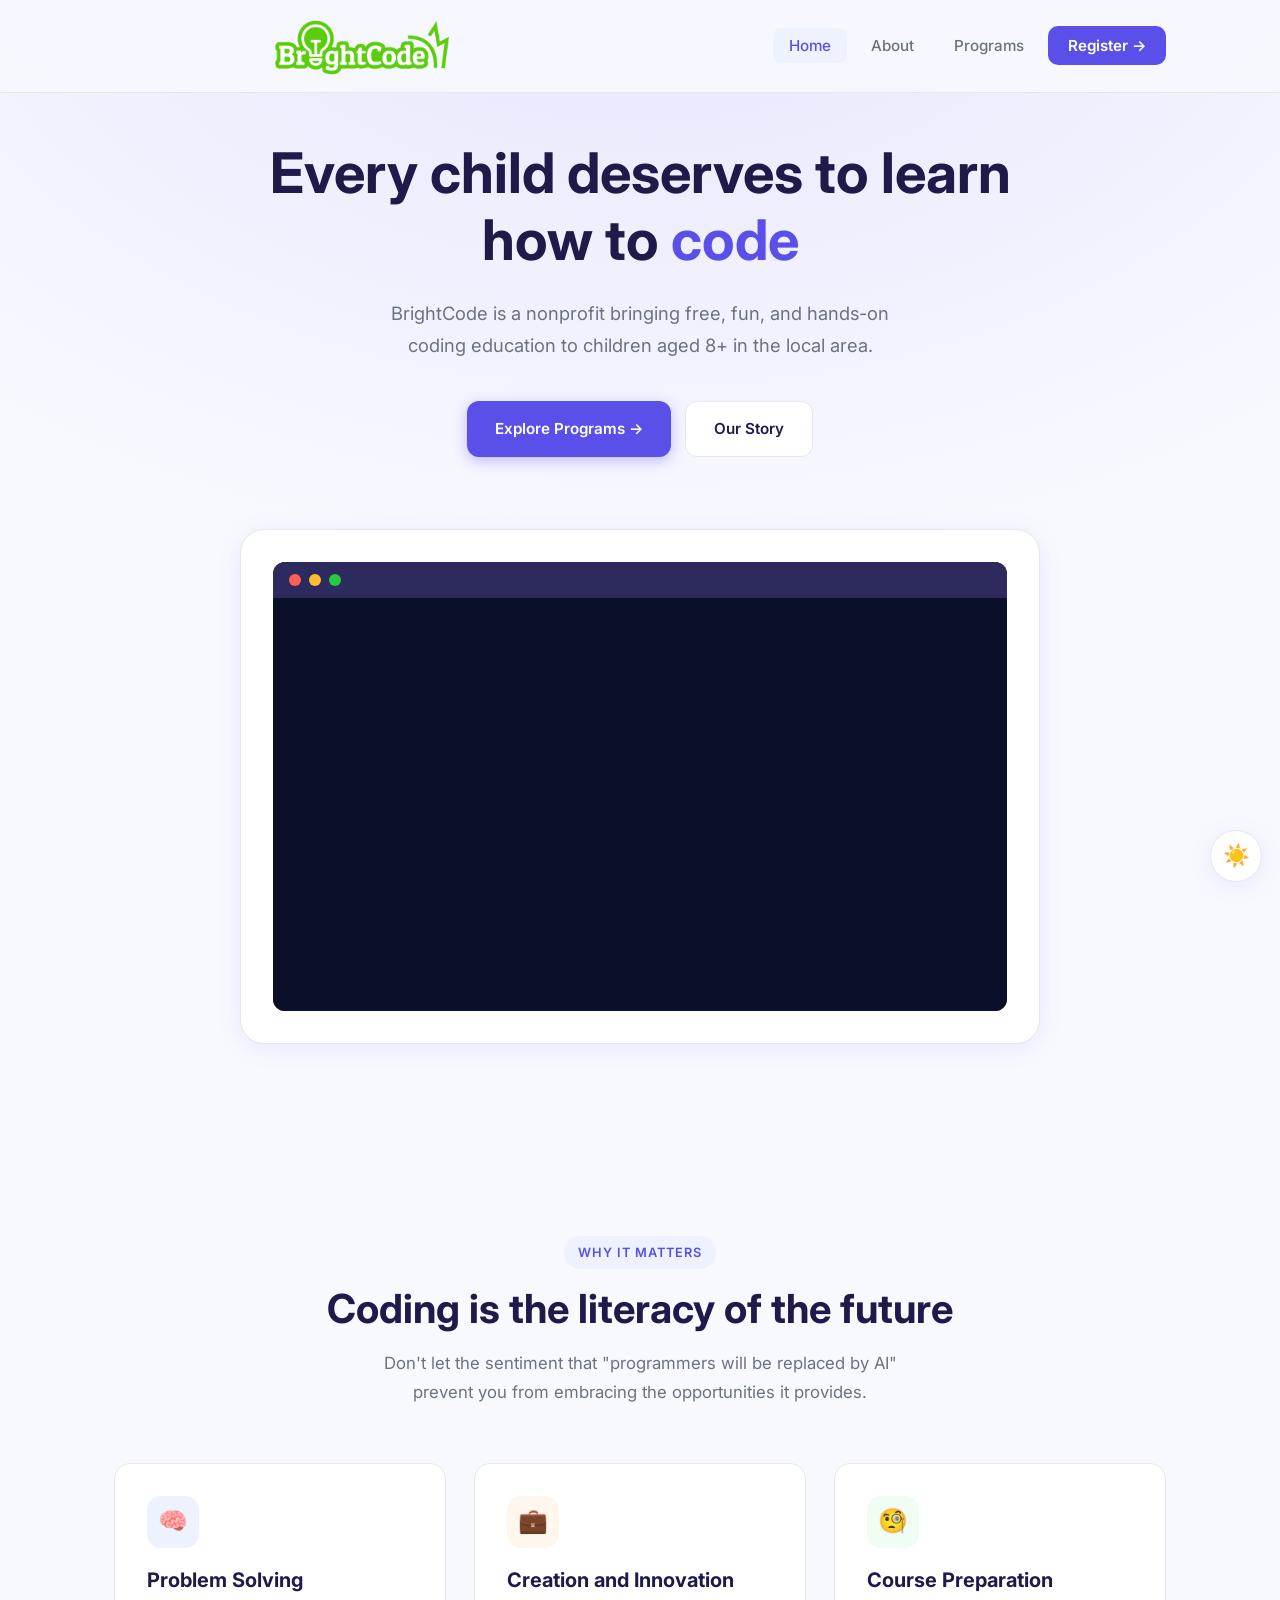
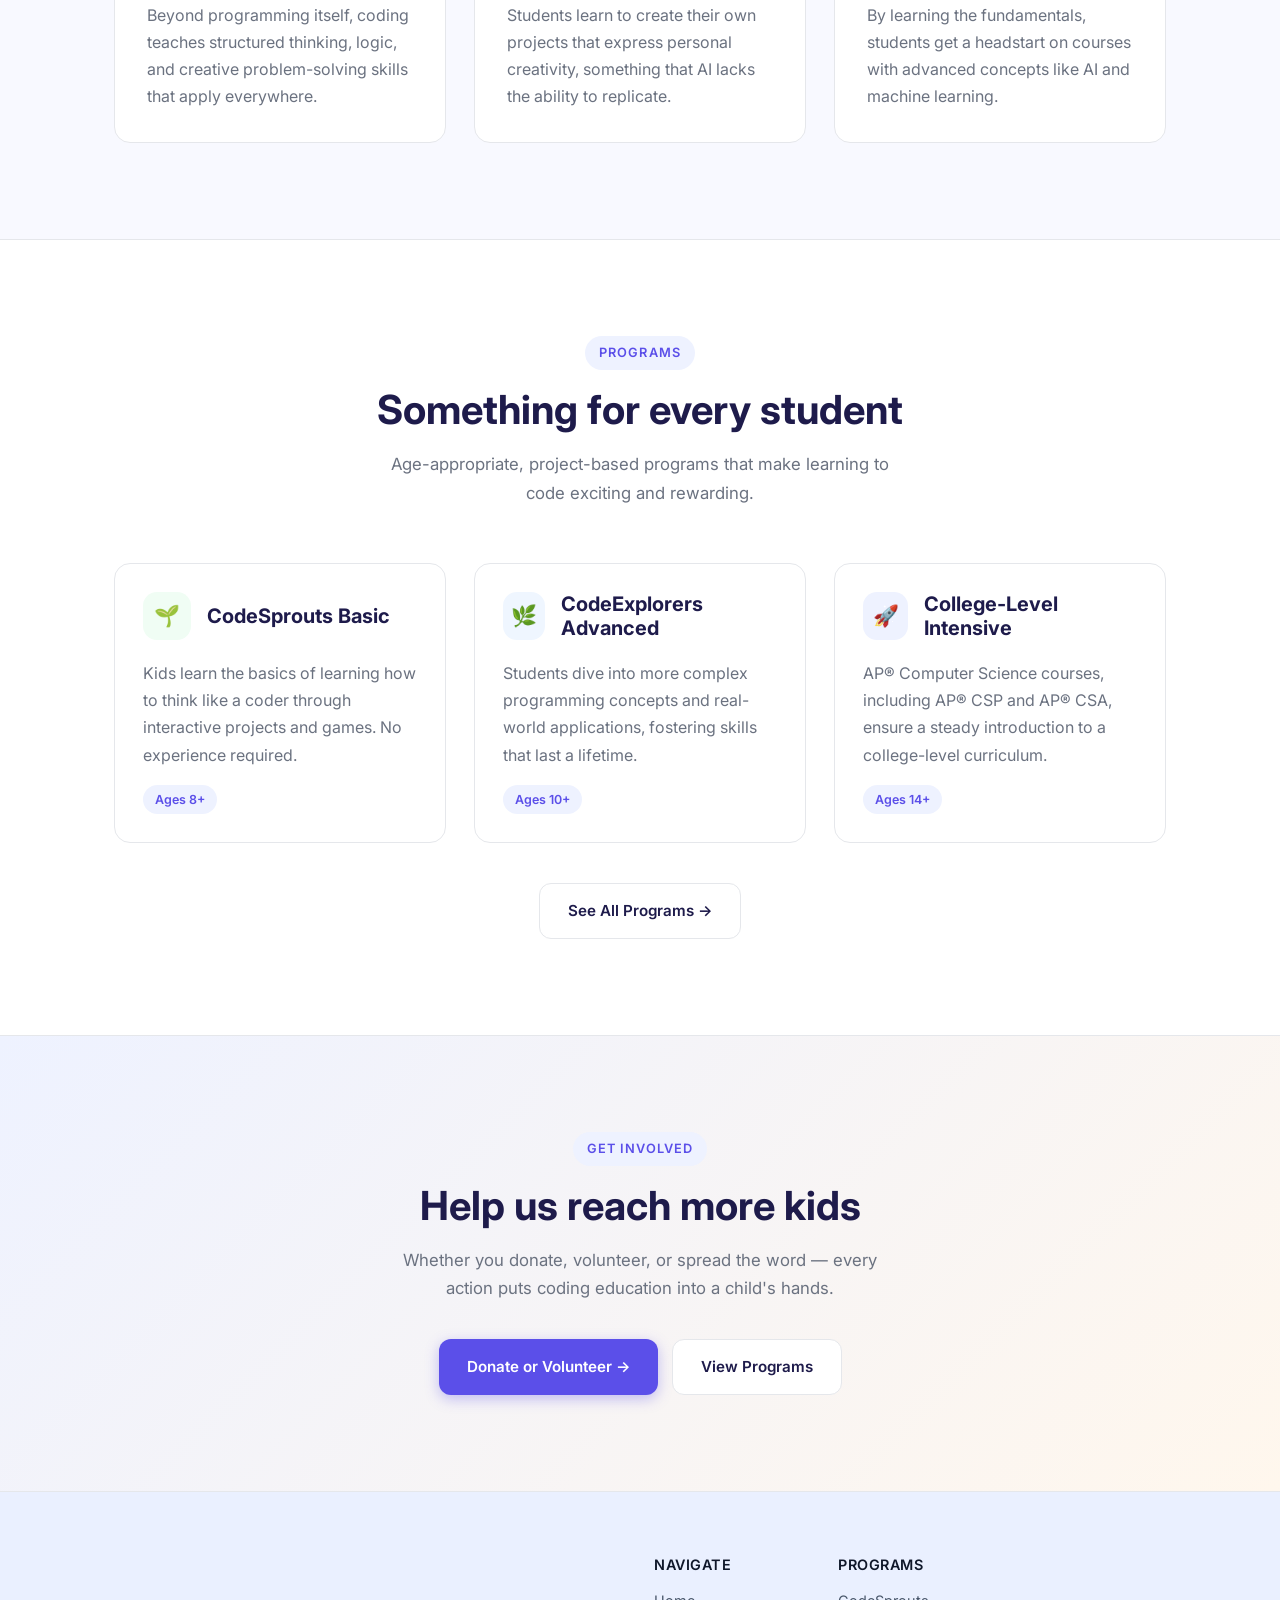
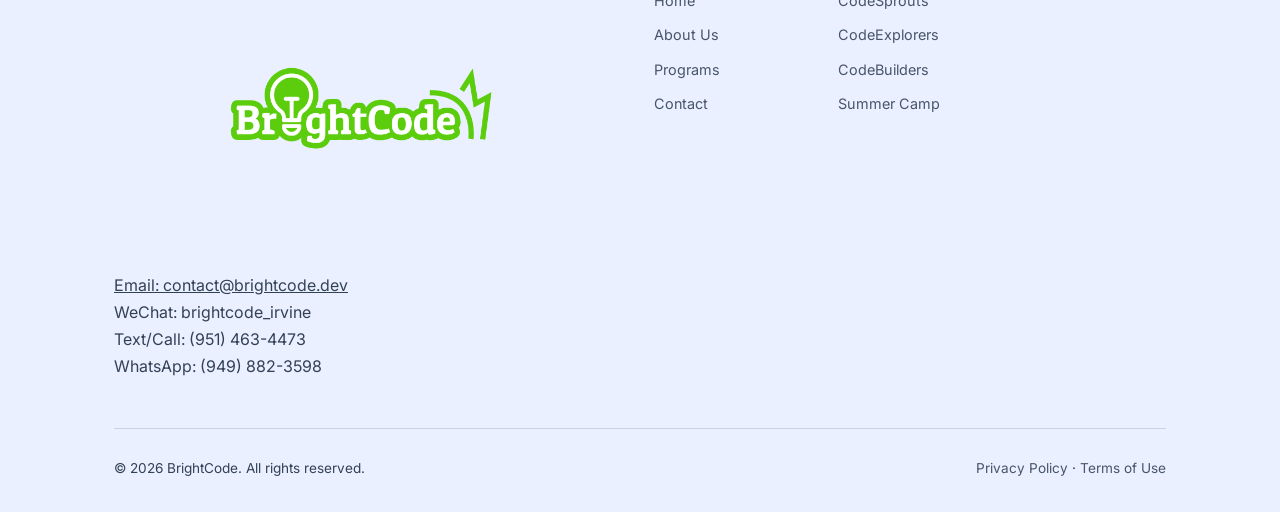
<file: index.html>
<!DOCTYPE html>
<html lang="en">
<head>
  <meta charset="UTF-8" />
  <meta name="viewport" content="width=device-width, initial-scale=1.0" />
  <title>BrightCode — Teaching Children to Code</title>
  <link rel="stylesheet" href="styles.css" />
  <link rel="preconnect" href="https://fonts.googleapis.com">
  <link href="https://fonts.googleapis.com/css2?family=Inter:wght@400;500;600;700;800&display=swap" rel="stylesheet">
</head>
<body>

  <!-- SHARED NAVBAR -->
  <div id="site-header"></div>

  <!-- HERO -->
  <section class="hero">
    <div class="container">
      <h1 class="fade-in">Every child deserves to learn how to <span>code</span></h1>
      <p class="fade-in">BrightCode is a nonprofit bringing free, fun, and hands-on coding education to children aged 8+ in the local area.</p>
      <div class="hero-actions fade-in">
        <a href="programs.html" class="btn btn-primary">Explore Programs →</a>
        <a href="about.html" class="btn btn-outline">Our Story</a>
      </div>

      <div class="hero-image fade-in">
        <div class="code-window">
          <div class="code-window-bar">
            <span class="dot-red"></span>
            <span class="dot-yellow"></span>
            <span class="dot-green"></span>
          </div>
          <div class="hero-video-wrap">
            <video class="hero-video" autoplay loop muted playsinline preload="auto" aria-label="BrightCode hero video">
              <source src="assets/videos/coding.mp4" type="video/mp4" />
              Sorry, your browser doesn't support embedded videos.
            </video>
          </div>
        </div>
      </div>
    </div>
  </section>

  <!-- WHY IT MATTERS -->
  <section>
    <div class="container">
      <div class="section-header fade-in">
        <span class="section-tag">Why It Matters</span>
        <h2>Coding is the literacy of the future</h2>
        <p>Don't let the sentiment that "programmers will be replaced by AI" prevent you from embracing the opportunities it provides.</p>
      </div>
      <div class="grid-3">
        <div class="card fade-in">
          <div class="card-icon icon-purple">🧠</div>
          <h3>Problem Solving</h3>
          <p>Beyond programming itself, coding teaches structured thinking, logic, and creative problem-solving skills that apply everywhere.</p>
        </div>
        <div class="card fade-in">
          <div class="card-icon icon-orange">💼</div>
          <h3>Creation and Innovation</h3>
          <p>Students learn to create their own projects that express personal creativity, something that AI lacks the ability to replicate.</p>
        </div>
        <div class="card fade-in">
          <div class="card-icon icon-green">🧐</div>
          <h3>Course Preparation</h3>
          <p>By learning the fundamentals, students get a headstart on courses with advanced concepts like AI and machine learning.</p>
        </div>
      </div>
    </div>
  </section>

  <!-- FEATURED PROGRAMS -->
  <section style="background: var(--white); border-top: 1px solid var(--border);">
    <div class="container">
      <div class="section-header fade-in">
        <span class="section-tag">Programs</span>
        <h2>Something for every student</h2>
        <p>Age-appropriate, project-based programs that make learning to code exciting and rewarding.</p>
      </div>
      <div class="grid-3">
        <div class="program-card fade-in">
          <div class="program-card-header">
            <div class="card-icon icon-green" style="margin:0; width:48px; height:48px; font-size:1.3rem;">🌱</div>
            <h3>CodeSprouts Basic</h3>
          </div>
          <div class="program-card-body">
            <p>Kids learn the basics of learning how to think like a coder through interactive projects and games. No experience required.</p>
            <span class="age-badge">Ages 8+</span>
          </div>
        </div>
        <div class="program-card fade-in">
          <div class="program-card-header">
            <div class="card-icon icon-blue" style="margin:0; width:48px; height:48px; font-size:1.3rem;">🌿</div>
            <h3>CodeExplorers Advanced</h3>
          </div>
          <div class="program-card-body">
            <p>Students dive into more complex programming concepts and real-world applications, fostering skills that last a lifetime.</p>
            <span class="age-badge">Ages 10+</span>
          </div>
        </div>
        <div class="program-card fade-in">
          <div class="program-card-header">
            <div class="card-icon icon-purple" style="margin:0; width:48px; height:48px; font-size:1.3rem;">🚀</div>
            <h3>College-Level Intensive</h3>
          </div>
          <div class="program-card-body">
            <p>AP® Computer Science courses, including AP® CSP and AP® CSA, ensure a steady introduction to a college-level curriculum.</p>
            <span class="age-badge">Ages 14+</span>
          </div>
        </div>
      </div>
      <div style="text-align:center; margin-top:40px;" class="fade-in">
        <a href="programs.html" class="btn btn-outline">See All Programs →</a>
      </div>
    </div>
  </section>

  <!-- TESTIMONIALS 
  <section class="testimonials">
    <div class="container">
      <div class="section-header fade-in">
        <span class="section-tag">Testimonials</span>
        <h2>Hear from our community</h2>
        <p>Real words from the students, parents, and volunteers who make BrightCode special.</p>
      </div>
      <div class="grid-3">
        <div class="testimonial-card fade-in">
          <div class="testimonial-stars">★★★★★</div>
          <p>"My daughter used to think coding was only for boys. Now she's building her own website and talking about studying computer science."</p>
          <div class="testimonial-author">
            <div class="avatar" style="background:#F97316;">MR</div>
            <div class="testimonial-author-info">
              <strong>Maria R.</strong>
              <span>Parent, CodeSprouts</span>
            </div>
          </div>
        </div>
        <div class="testimonial-card fade-in">
          <div class="testimonial-stars">★★★★★</div>
          <p>"I built my first game in just three weeks. The instructors made everything feel possible, not scary."</p>
          <div class="testimonial-author">
            <div class="avatar" style="background:#60CDFF; color:#1E1B4B;">JT</div>
            <div class="testimonial-author-info">
              <strong>Jordan T., age 11</strong>
              <span>CodeExplorers Student</span>
            </div>
          </div>
        </div>
        <div class="testimonial-card fade-in">
          <div class="testimonial-stars">★★★★★</div>
          <p>"Volunteering here is the most rewarding thing I do. Watching kids go from 'I can't do this' to 'I built this' is incredible."</p>
          <div class="testimonial-author">
            <div class="avatar" style="background:#86EFAC; color:#1E1B4B;">AP</div>
            <div class="testimonial-author-info">
              <strong>Alex P.</strong>
              <span>Volunteer Instructor</span>
            </div>
          </div>
        </div>
      </div>
    </div>
  </section>
-->

  <!-- CTA -->
  <section class="cta-section">
    <div class="container fade-in">
      <span class="section-tag">Get Involved</span>
      <h2>Help us reach more kids</h2>
      <p>Whether you donate, volunteer, or spread the word — every action puts coding education into a child's hands.</p>
      <div class="hero-actions">
        <a href="contact.html" class="btn btn-primary">Donate or Volunteer →</a>
        <a href="programs.html" class="btn btn-outline">View Programs</a>
      </div>
    </div>
  </section>

  <!-- SHARED FOOTER -->
  <div id="site-footer"></div>

  <script src="script.js"></script>
</body>
</html>
</file>
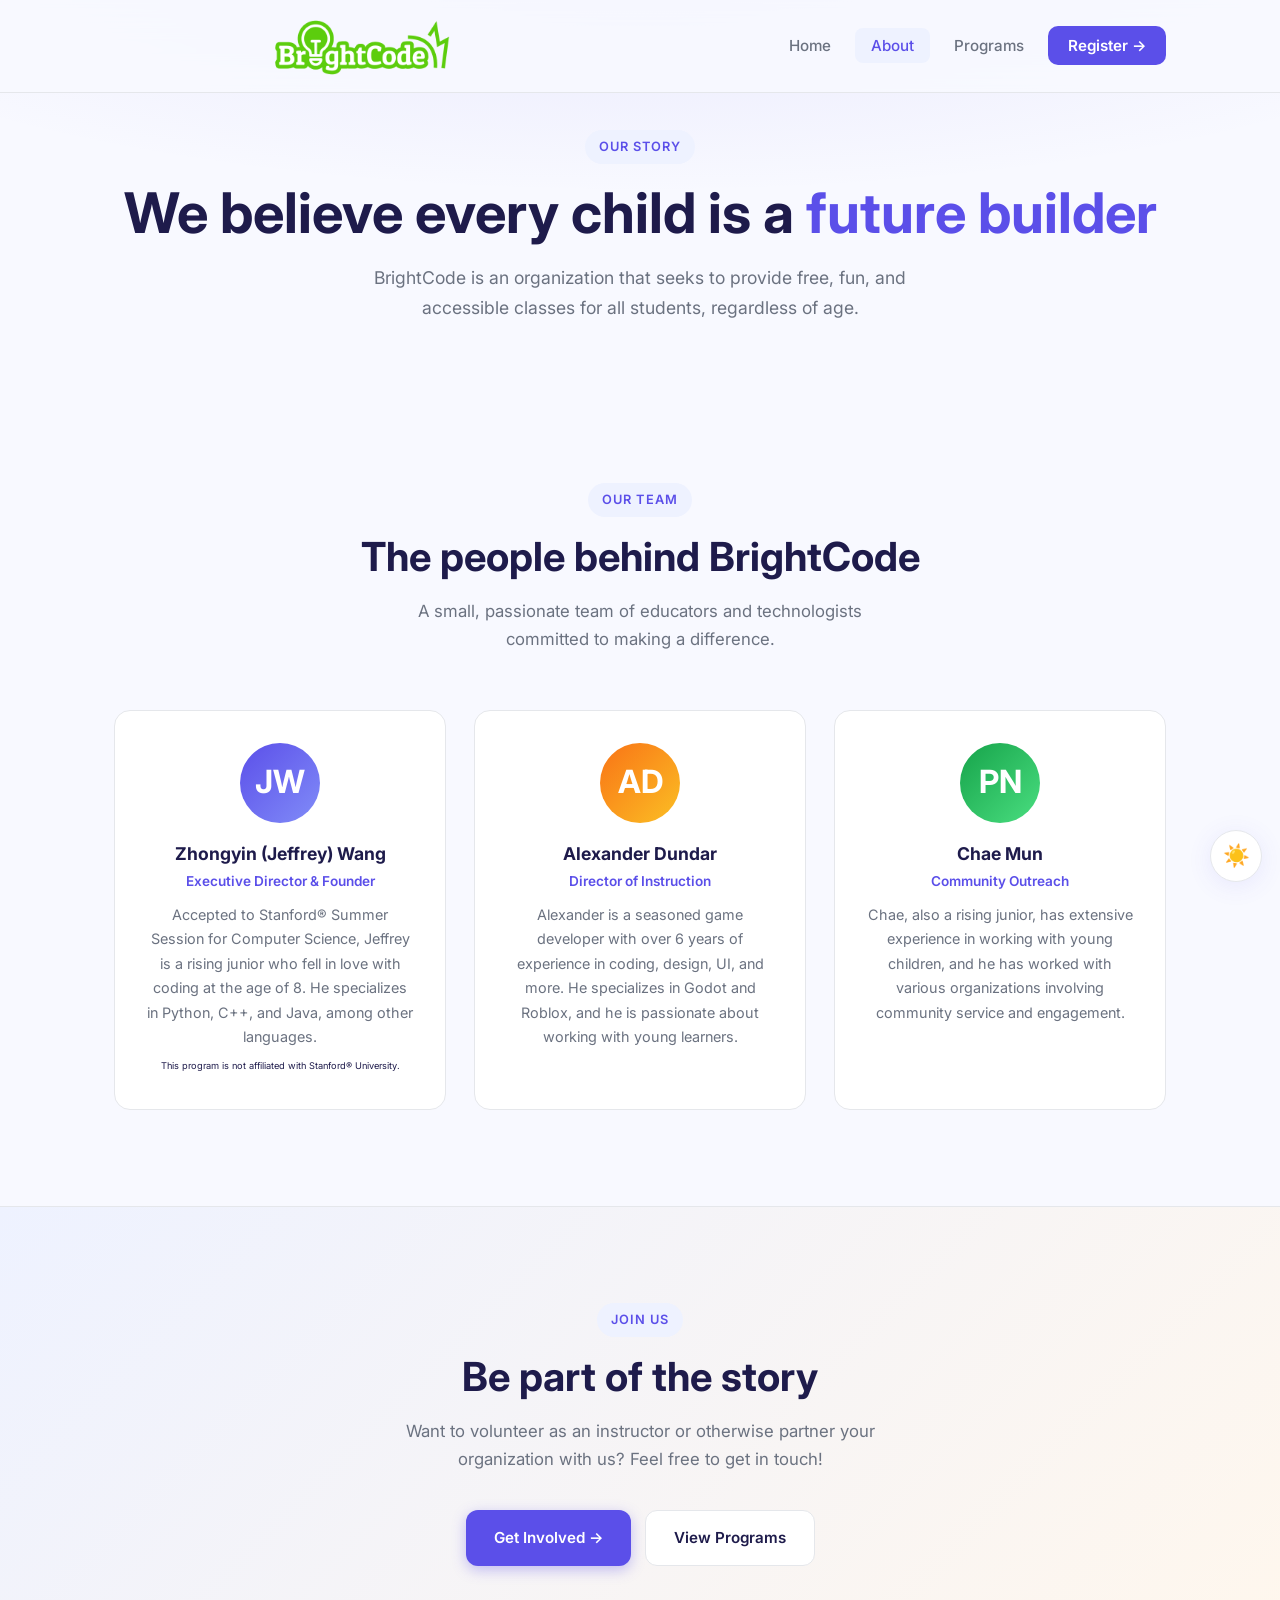
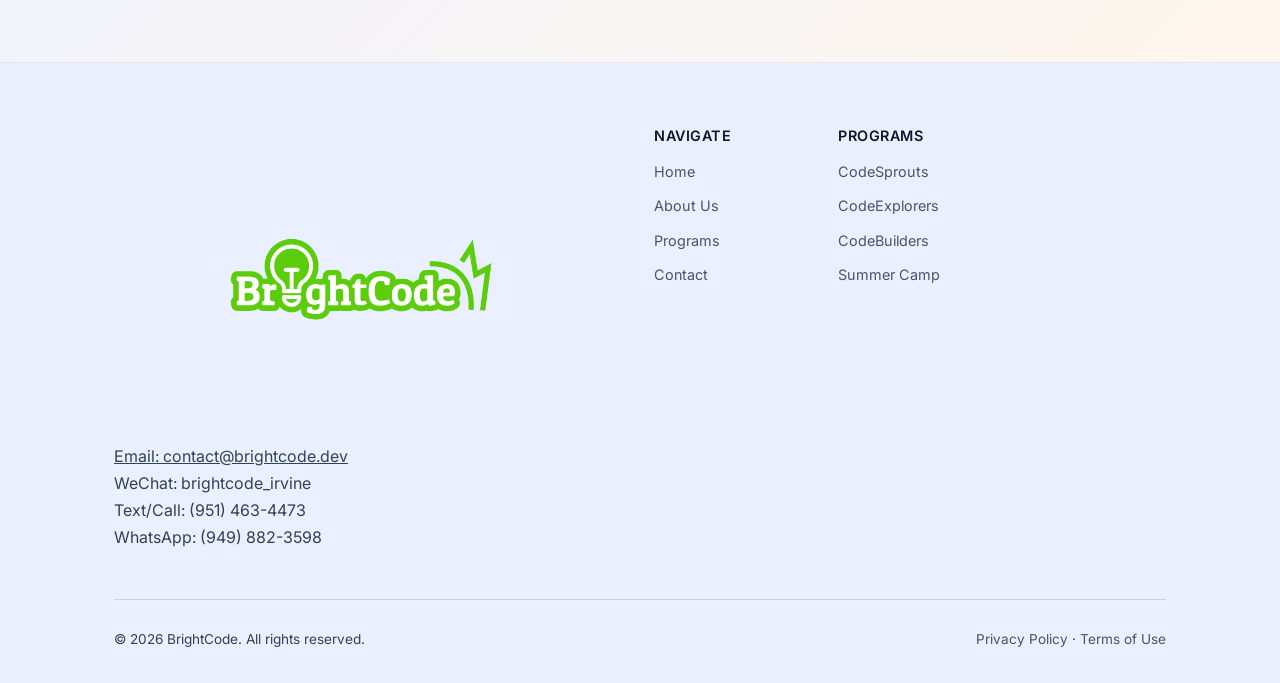
<file: about.html>
<!DOCTYPE html>
<html lang="en">
<head>
  <meta charset="UTF-8" />
  <meta name="viewport" content="width=device-width, initial-scale=1.0" />
  <title>About Us — BrightCode</title>
  <link rel="stylesheet" href="styles.css" />
  <link rel="preconnect" href="https://fonts.googleapis.com">
  <link href="https://fonts.googleapis.com/css2?family=Inter:wght@400;500;600;700;800&display=swap" rel="stylesheet">
</head>
<body>

  <!-- SHARED NAVBAR -->
  <div id="site-header"></div>

  <!-- PAGE HERO -->
  <div class="page-hero">
    <div class="container">
      <span class="section-tag fade-in">Our Story</span>
      <h1 class="fade-in">We believe every child is a <span style="color:var(--primary)">future builder</span></h1>
      <p class="fade-in">BrightCode is an organization that seeks to provide free, fun, and accessible classes for all students, regardless of age.</p>
    </div>
  </div>

  <!-- TEAM -->
  <section>
    <div class="container">
      <div class="section-header fade-in">
        <span class="section-tag">Our Team</span>
        <h2>The people behind BrightCode</h2>
        <p>A small, passionate team of educators and technologists committed to making a difference.</p>
      </div>
      <div class="team-grid">
        <div class="team-card fade-in">
          <div class="team-avatar" style="background: linear-gradient(135deg, #5B4FE9, #818CF8);">JW</div>
          <h3>Zhongyin (Jeffrey) Wang</h3>
          <span class="role">Executive Director & Founder</span>
          <p>Accepted to Stanford® Summer Session for Computer Science, Jeffrey is a rising junior who fell in love with coding at the age of 8. He specializes in Python, C++, and Java, among other languages.</p>
          <small><small><small>This program is not affiliated with Stanford® University.</small></small></small>
        </div>
        <div class="team-card fade-in">
          <div class="team-avatar" style="background: linear-gradient(135deg, #F97316, #FBBF24);">AD</div>
          <h3>Alexander Dundar</h3>
          <span class="role">Director of Instruction</span>
          <p>Alexander is a seasoned game developer with over 6 years of experience in coding, design, UI, and more. He specializes in Godot and Roblox, and he is passionate about working with young learners.</p>
        </div>
        <div class="team-card fade-in">
          <div class="team-avatar" style="background: linear-gradient(135deg, #16A34A, #4ADE80);">PN</div>
          <h3>Chae Mun</h3>
          <span class="role">Community Outreach</span>
          <p>Chae, also a rising junior, has extensive experience in working with young children, and he has worked with various organizations involving community service and engagement.</p>
        </div>
      </div>
    </div>
  </section>

  <!-- CTA -->
  <section class="cta-section">
    <div class="container fade-in">
      <span class="section-tag">Join Us</span>
      <h2>Be part of the story</h2>
      <p>Want to volunteer as an instructor or otherwise partner your organization with us? Feel free to get in touch!</p>
      <div class="hero-actions">
        <a href="contact.html" class="btn btn-primary">Get Involved →</a>
        <a href="programs.html" class="btn btn-outline">View Programs</a>
      </div>
    </div>
  </section>

  <!-- SHARED FOOTER -->
  <div id="site-footer"></div>

  <script src="script.js"></script>
</body>
</html>
</file>
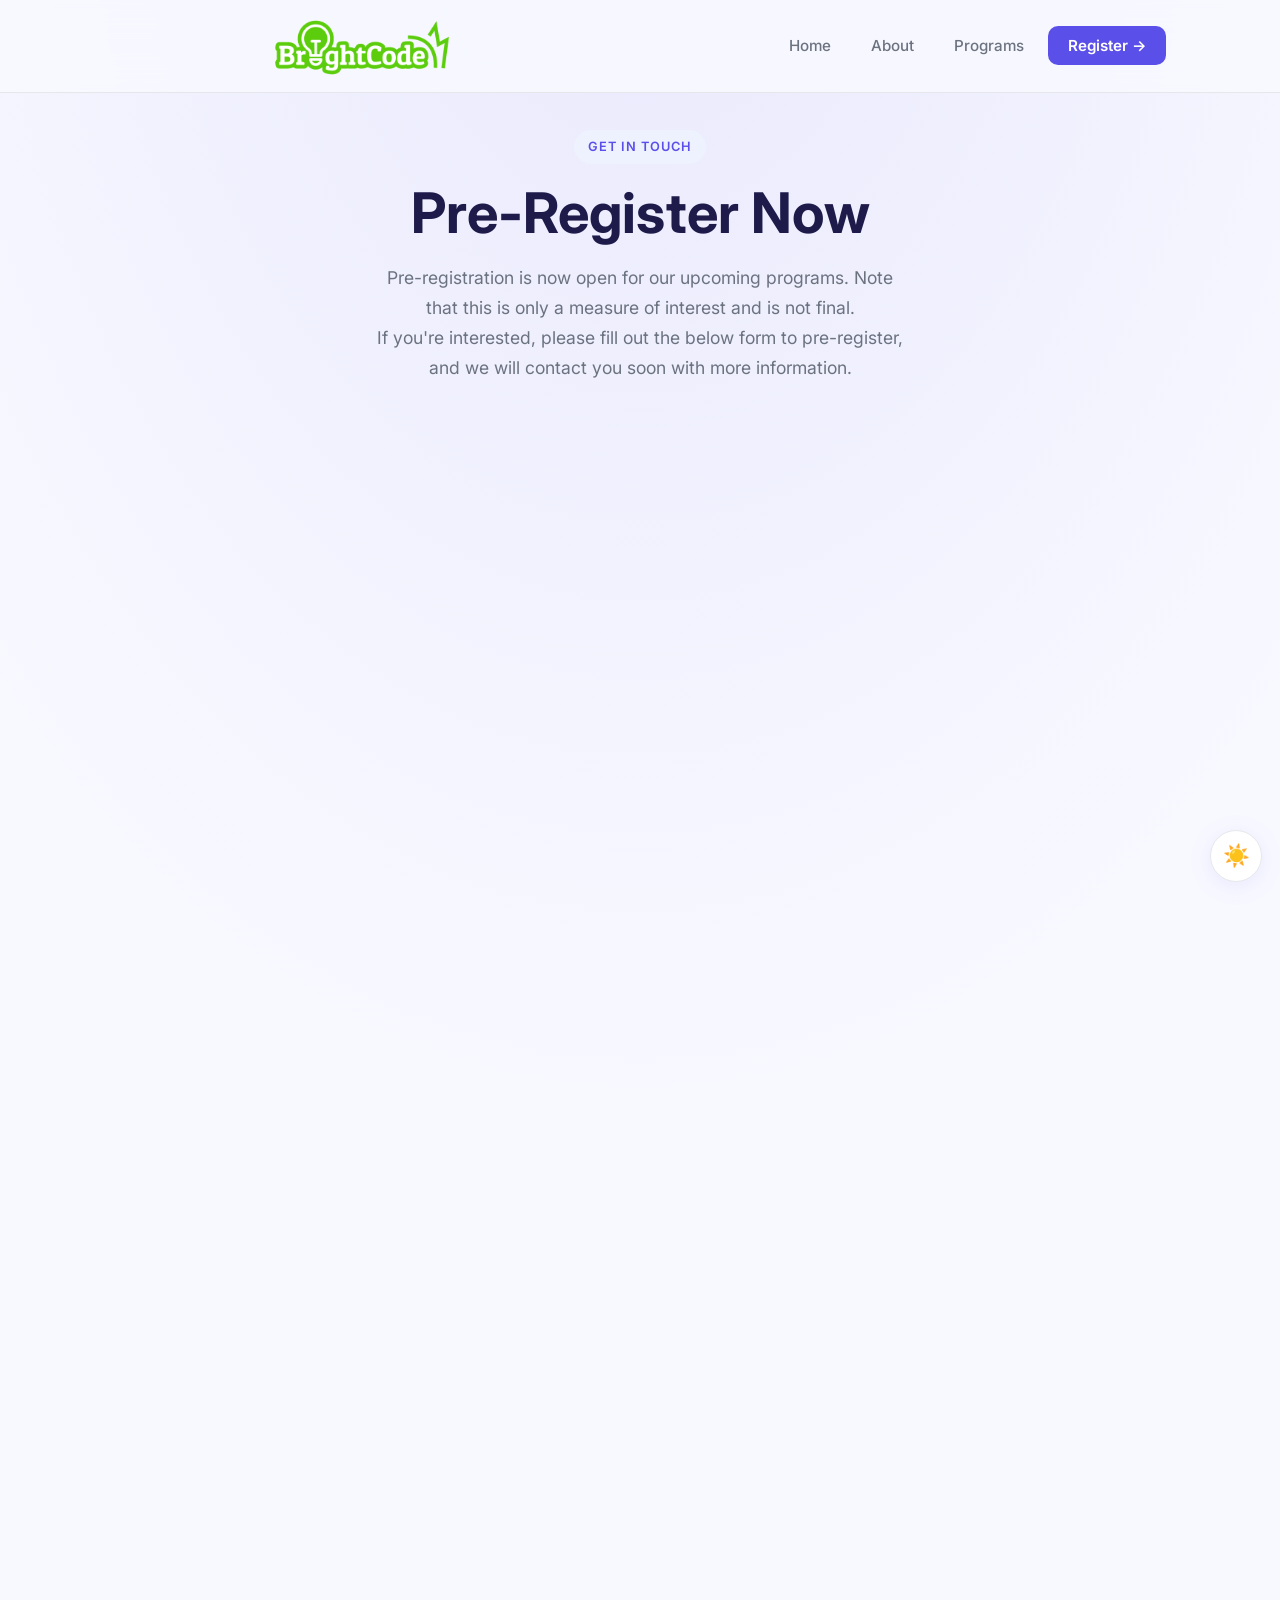
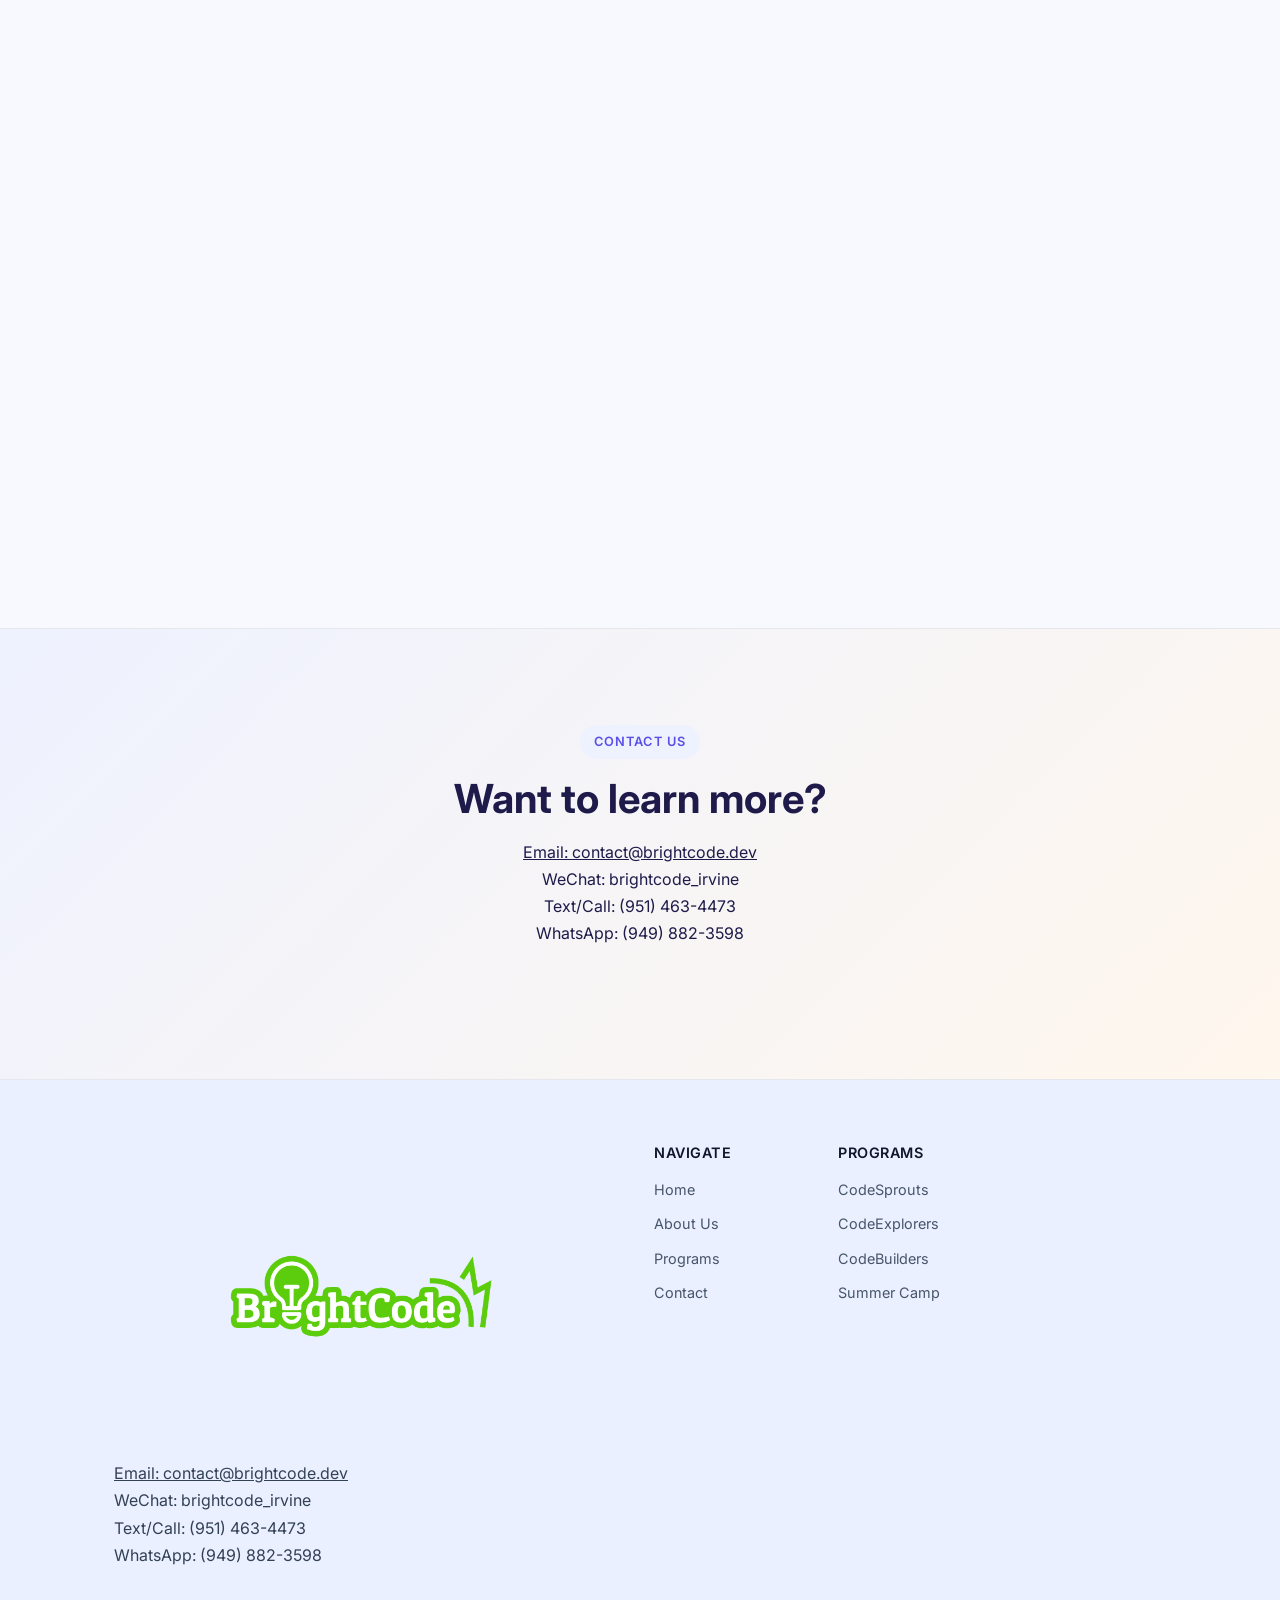
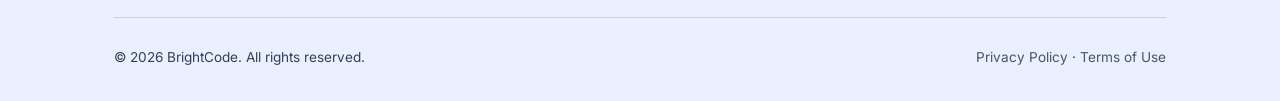
<file: contact.html>
<!DOCTYPE html>
<html lang="en">
<head>
  <meta charset="UTF-8" />
  <meta name="viewport" content="width=device-width, initial-scale=1.0" />
  <title>Contact — BrightCode</title>
  <link rel="stylesheet" href="styles.css" />
  <link rel="preconnect" href="https://fonts.googleapis.com">
  <link href="https://fonts.googleapis.com/css2?family=Inter:wght@400;500;600;700;800&display=swap" rel="stylesheet">
</head>
<body>

  <!-- SHARED NAVBAR -->
  <div id="site-header"></div>

  <!-- PAGE HERO -->
  <div class="page-hero">
    <div class="container">
      <span class="section-tag fade-in">Get In Touch</span>
      <h1 class="fade-in">Pre-Register Now</h1>
      <p class="fade-in">Pre-registration is now open for our upcoming programs. Note that this is only a measure of interest and is not final. </p>
      <p class="fade-in">If you're interested, please fill out the below form to pre-register, and we will contact you soon with more information.</p>
    </div>
    <iframe src="https://docs.google.com/forms/d/e/1FAIpQLSegxXAJCsmfZcqFmWWToiMm-lVSJtSCh0szCUsj7plCpI2jGw/viewform?embedded=true" width="640" height="1773" frameborder="0" marginheight="0" marginwidth="0">Not loading? Use this: https://forms.gle/3eFhJUC26bvwUxjR8</iframe>
  </div>

  <!-- CTA -->
  <section class="cta-section">
    <div class="container fade-in">
      <span class="section-tag">Contact Us</span>
      <h2>Want to learn more?</h2>
        <ul>
          <li><a href="mailto:contact@brightcode.dev" style="text-decoration: underline;">Email: contact@brightcode.dev</a></li>
          <li>WeChat: brightcode_irvine</li>
          <li>Text/Call: (951) 463-4473</li>
          <li>WhatsApp: (949) 882-3598</li>
        </ul>
      </p>
    </div>
  </section>

  <!-- SHARED FOOTER -->
  <div id="site-footer"></div>

  <script src="script.js"></script>
</body>
</html>
</file>
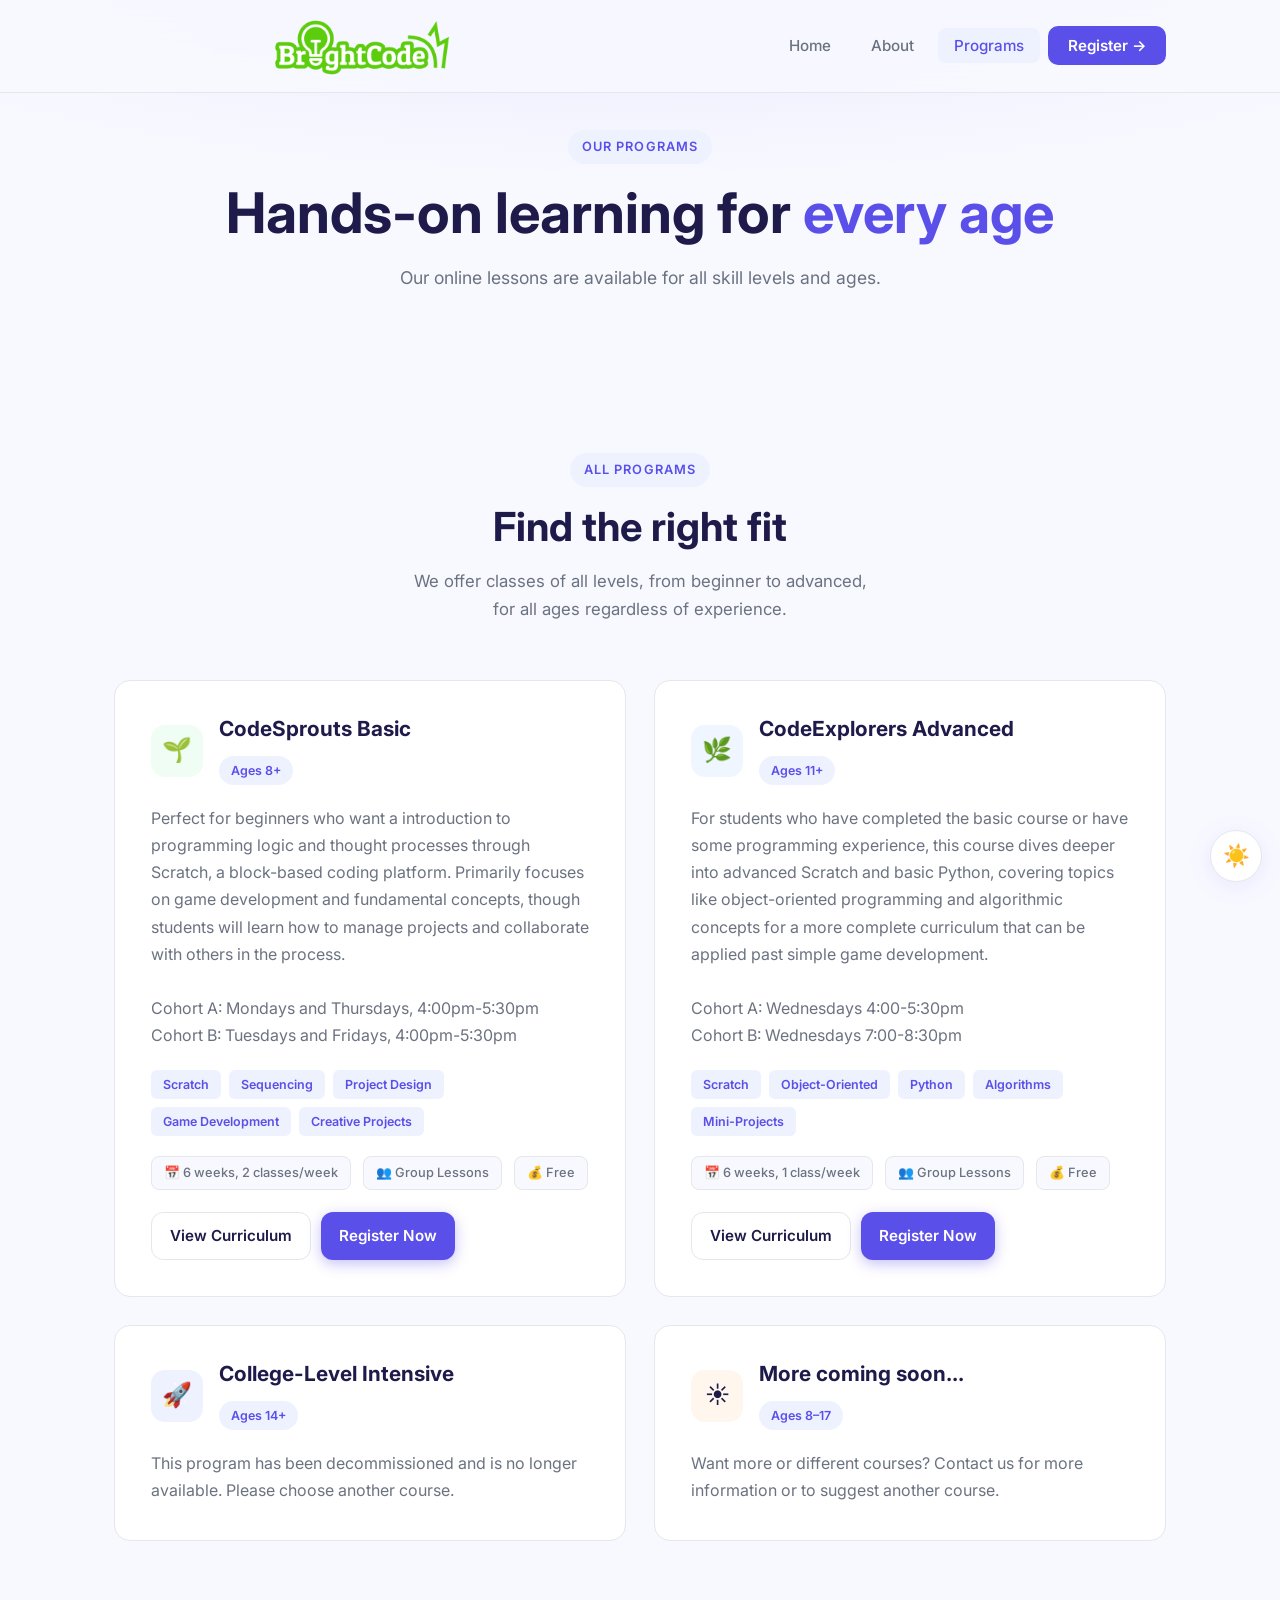
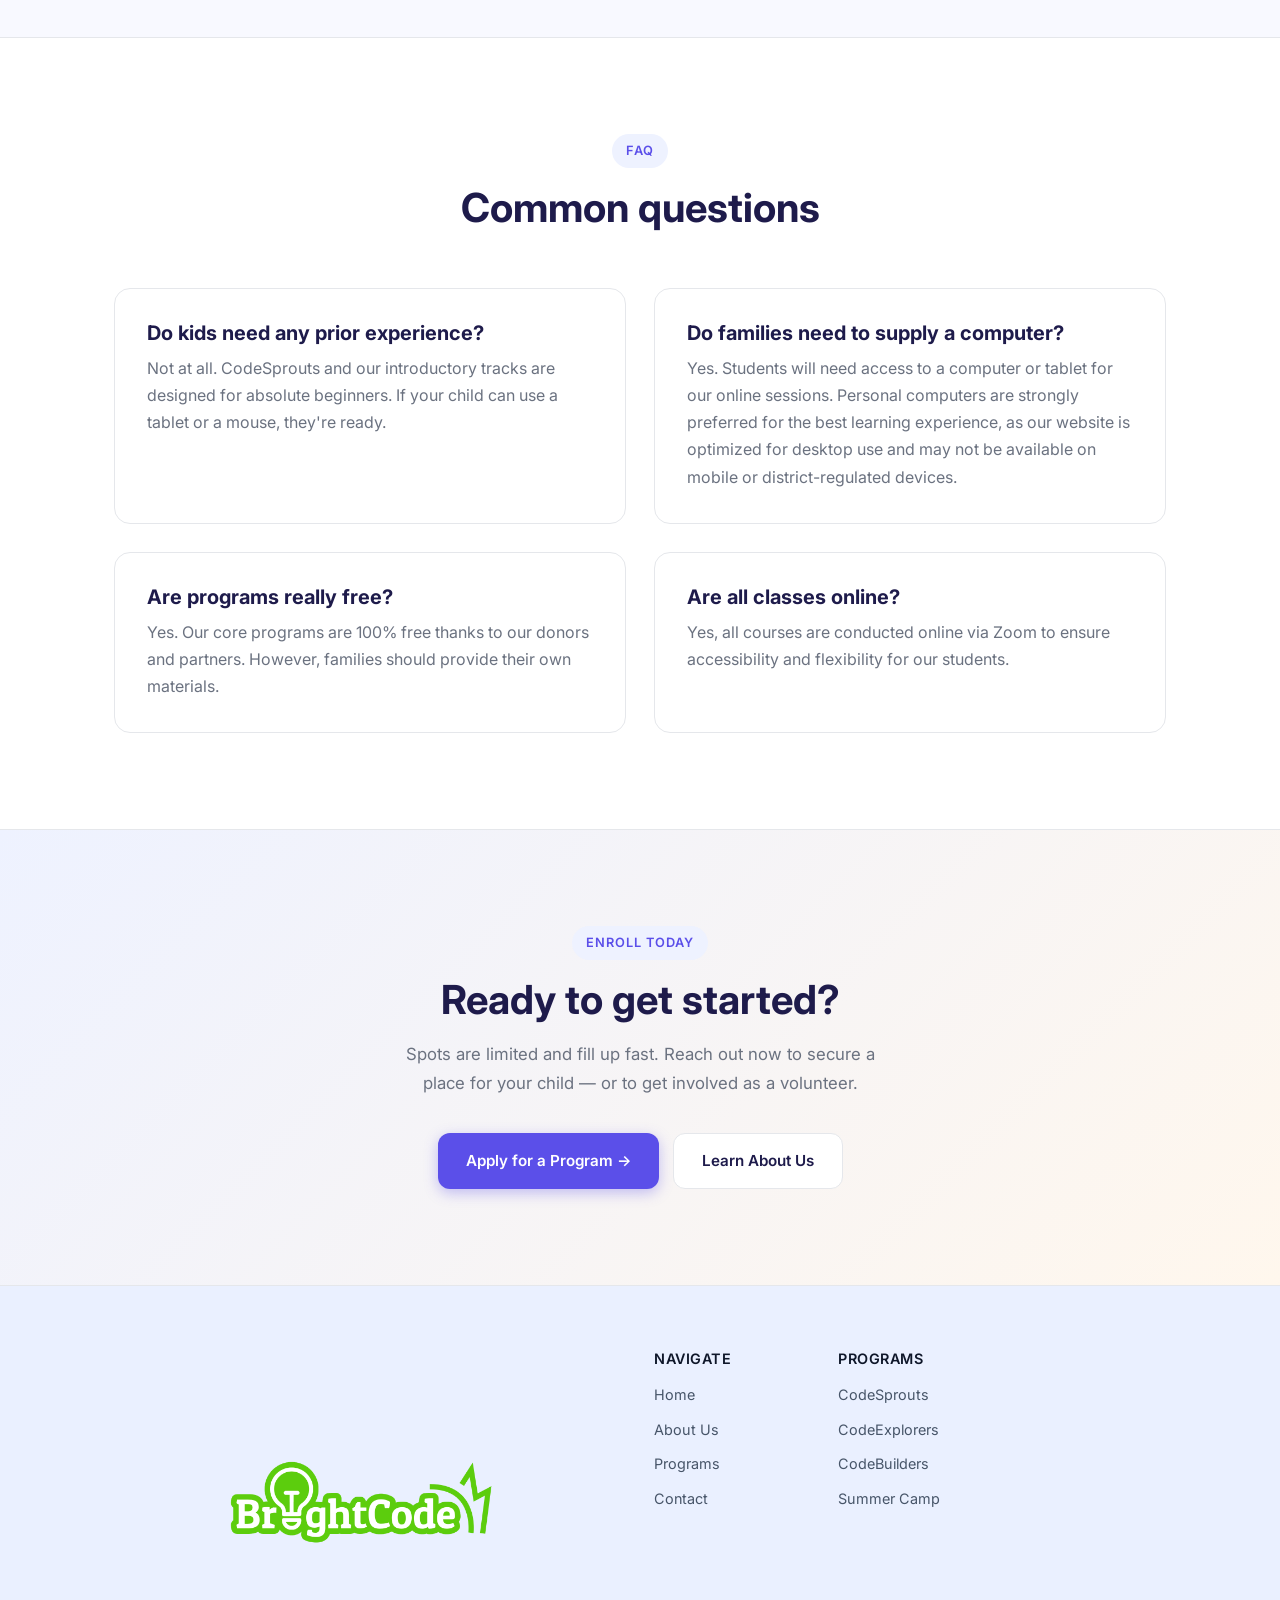
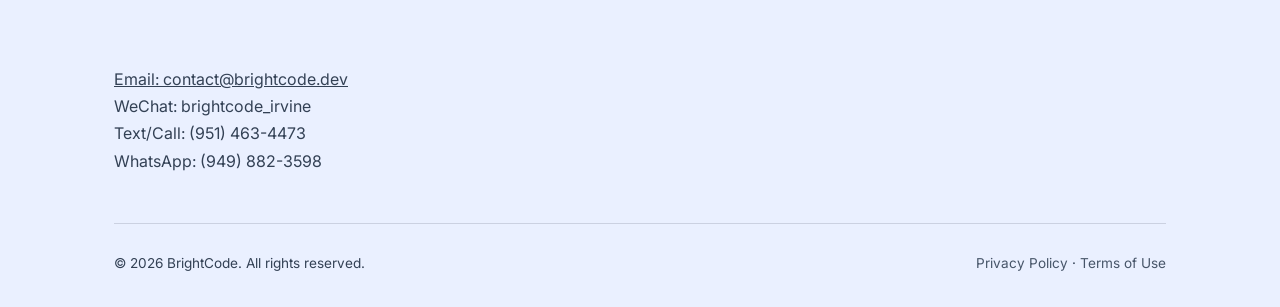
<file: programs.html>
<!DOCTYPE html>
<html lang="en">
<head>
  <meta charset="UTF-8" />
  <meta name="viewport" content="width=device-width, initial-scale=1.0" />
  <title>Programs — BrightCode</title>
  <link rel="stylesheet" href="styles.css" />
  <link rel="preconnect" href="https://fonts.googleapis.com">
  <link href="https://fonts.googleapis.com/css2?family=Inter:wght@400;500;600;700;800&display=swap" rel="stylesheet">
</head>
<body>

  <!-- SHARED NAVBAR -->
  <div id="site-header"></div>

  <!-- PAGE HERO -->
  <div class="page-hero">
    <div class="container">
      <span class="section-tag fade-in">Our Programs</span>
      <h1 class="fade-in">Hands-on learning for <span style="color:var(--primary)">every age</span></h1>
      <p class="fade-in">Our online lessons are available for all skill levels and ages.</p>
    </div>
  </div>

  <!-- ALL PROGRAMS -->
  <section>
    <div class="container">
      <div class="section-header fade-in">
        <span class="section-tag">All Programs</span>
        <h2>Find the right fit</h2>
        <p>We offer classes of all levels, from beginner to advanced,<br>for all ages regardless of experience.</p>
      </div>
      <div class="programs-grid">

        <!-- Basic Course -->
        <div class="full-program-card fade-in">
          <div class="program-top">
            <div class="card-icon icon-green" style="margin:0; width:52px; height:52px; font-size:1.5rem; flex-shrink:0;">🌱</div>
            <div>
              <h3>CodeSprouts Basic</h3>
              <span class="age-badge" style="margin-top:4px;">Ages 8+</span>
            </div>
          </div>
          <p>Perfect for beginners who want a introduction to programming logic and thought processes through Scratch, a block-based coding platform. Primarily focuses on game development and fundamental concepts, though students will learn how to manage projects and collaborate with others in the process.<br><br>
          Cohort A: Mondays and Thursdays, 4:00pm-5:30pm<br>
          Cohort B: Tuesdays and Fridays, 4:00pm-5:30pm</p>
          <div class="skills-list">
            <span class="skill-tag">Scratch</span>
            <span class="skill-tag">Sequencing</span>
            <span class="skill-tag">Project Design</span>
            <span class="skill-tag">Game Development</span>
            <span class="skill-tag">Creative Projects</span>
          </div>
          <div class="program-meta">
            <span class="meta-badge">📅 6 weeks, 2 classes/week</span>
            <span class="meta-badge">👥 Group Lessons</span>
            <span class="meta-badge">💰 Free</span>
          </div>
          <div class="program-actions">
            <a href="https://docs.google.com/spreadsheets/d/1GHQTTx8zrF3aqF1X31LMkFx-PmrkOjFuuIXBpKtoXWQ/edit?gid=1880431895#gid=1880431895" target="_blank" rel="noopener noreferrer" class="btn btn-outline">View Curriculum</a>
            <a href="contact.html" class="btn btn-primary">Register Now</a>
          </div>
        </div>

        <!-- Advanced Course -->
        <div class="full-program-card fade-in">
          <div class="program-top">
            <div class="card-icon icon-blue" style="margin:0; width:52px; height:52px; font-size:1.5rem; flex-shrink:0;">🌿</div>
            <div>
              <h3>CodeExplorers Advanced</h3>
              <span class="age-badge" style="margin-top:4px;">Ages 11+</span>
            </div>
          </div>
          <p>For students who have completed the basic course or have some programming experience, this course dives deeper into advanced Scratch and basic Python, covering topics like object-oriented programming and algorithmic concepts for a more complete curriculum that can be applied past simple game development.<br><br>
          Cohort A: Wednesdays 4:00-5:30pm<br>
          Cohort B: Wednesdays 7:00-8:30pm</p>
          <div class="skills-list">
            <span class="skill-tag">Scratch</span>
            <span class="skill-tag">Object-Oriented</span>
            <span class="skill-tag">Python</span>
            <span class="skill-tag">Algorithms</span>
            <span class="skill-tag">Mini-Projects</span>
          </div>
          <div class="program-meta">
            <span class="meta-badge">📅 6 weeks, 1 class/week</span>
            <span class="meta-badge">👥 Group Lessons</span>
            <span class="meta-badge">💰 Free</span>
          </div>
          <div class="program-actions">
            <a href="https://docs.google.com/spreadsheets/d/1GHQTTx8zrF3aqF1X31LMkFx-PmrkOjFuuIXBpKtoXWQ/edit?gid=137410432#gid=137410432" target="_blank" rel="noopener noreferrer" class="btn btn-outline">View Curriculum</a>
            <a href="contact.html" class="btn btn-primary">Register Now</a>
          </div>
        </div>

        <!-- College-level Intensive -->
        <div class="full-program-card fade-in">
          <div class="program-top">
            <div class="card-icon icon-purple" style="margin:0; width:52px; height:52px; font-size:1.5rem; flex-shrink:0;">🚀</div>
            <div>
              <h3>College-Level Intensive</h3>
              <span class="age-badge" style="margin-top:4px;">Ages 14+</span>
            </div>
          </div>
          <p>This program has been decommissioned and is no longer available. Please choose another course.</p>
        </div>

        <!-- CodeCamp -->
        <div class="full-program-card fade-in">
          <div class="program-top">
            <div class="card-icon icon-orange" style="margin:0; width:52px; height:52px; font-size:1.5rem; flex-shrink:0;">☀️</div>
            <div>
              <h3>More coming soon...</h3>
              <span class="age-badge" style="margin-top:4px;">Ages 8–17</span>
            </div>
          </div>
          <p>Want more or different courses? Contact us for more information or to suggest another course.</p>
        </div>

      </div>
    </div>
  </section>

  <!-- FAQ -->
  <section style="background: var(--white); border-top: 1px solid var(--border);">
    <div class="container">
      <div class="section-header fade-in">
        <span class="section-tag">FAQ</span>
        <h2>Common questions</h2>
      </div>
      <div class="grid-2">
        <div class="card fade-in">
          <h3>Do kids need any prior experience?</h3>
          <p style="margin-top:10px;">Not at all. CodeSprouts and our introductory tracks are designed for absolute beginners. If your child can use a tablet or a mouse, they're ready.</p>
        </div>
        <div class="card fade-in">
          <h3>Do families need to supply a computer?</h3>
          <p style="margin-top:10px;">Yes. Students will need access to a computer or tablet for our online sessions. Personal computers are strongly preferred for the best learning experience, as our website is optimized for desktop use and may not be available on mobile or district-regulated devices.</p>
        </div>
        <div class="card fade-in">
          <h3>Are programs really free?</h3>
          <p style="margin-top:10px;">Yes. Our core programs are 100% free thanks to our donors and partners. However, families should provide their own materials.</p>
        </div>
        <div class="card fade-in">
          <h3>Are all classes online?</h3>
          <p style="margin-top:10px;">Yes, all courses are conducted online via Zoom to ensure accessibility and flexibility for our students.</p>
        </div>
      </div>
    </div>
  </section>

  <!-- CTA -->
  <section class="cta-section">
    <div class="container fade-in">
      <span class="section-tag">Enroll Today</span>
      <h2>Ready to get started?</h2>
      <p>Spots are limited and fill up fast. Reach out now to secure a place for your child — or to get involved as a volunteer.</p>
      <div class="hero-actions">
        <a href="contact.html" class="btn btn-primary">Apply for a Program →</a>
        <a href="about.html" class="btn btn-outline">Learn About Us</a>
      </div>
    </div>
  </section>

  <!-- SHARED FOOTER -->
  <div id="site-footer"></div>

  <script src="script.js"></script>
</body>
</html>
</file>
<file: styles.css>
/* ===== RESET & BASE ===== */
*, *::before, *::after {
  box-sizing: border-box;
  margin: 0;
  padding: 0;
}

:root {
  color-scheme: light dark;
  --primary: #5B4FE9;
  --primary-dark: #4338CA;
  --primary-light: #EEF2FF;
  --accent: #F97316;
  --accent-light: #FFF7ED;
  --text: #1E1B4B;
  --text-muted: #6B7280;
  --bg: #F8F9FF;
  --white: #ffffff;
  --border: #E5E7EB;
  --surface-2: #F3F4F8;
  --nav-bg: rgba(248, 249, 255, 0.85);
  --nav-scrolled-bg: rgba(255, 255, 255, 0.96);
  --nav-shadow: 0 2px 16px rgba(0,0,0,0.07);
  --hero-radial: radial-gradient(ellipse 80% 60% at 50% -10%, rgba(91, 79, 233, 0.12), transparent);
  --page-radial: radial-gradient(ellipse 70% 60% at 50% -10%, rgba(91, 79, 233, 0.1), transparent);
  --code-window-bg: #1E1B4B;
  --code-window-bar-bg: #2D2A5E;
  --hero-video-bg: #0B102A;
  --testimonials-bg: var(--primary);
  --cta-gradient: linear-gradient(135deg, #EEF2FF 0%, #FFF7ED 100%);
  --footer-bg: #EAF0FF;
  --footer-text: #334155;
  --footer-muted: #475569;
  --footer-heading: #0F172A;
  --footer-border: rgba(15, 23, 42, 0.14);
  --footer-link-hover: #0B1220;
  --shadow: 0 4px 24px rgba(91, 79, 233, 0.10);
  --shadow-hover: 0 8px 36px rgba(91, 79, 233, 0.18);
  --radius: 16px;
  --radius-sm: 8px;
  --transition: 0.25s ease;
}

@media (prefers-color-scheme: dark) {
  :root:not([data-theme='light']) {
    --primary: #9087FF;
    --primary-dark: #7B71F4;
    --primary-light: rgba(144, 135, 255, 0.18);
    --accent: #FB923C;
    --accent-light: rgba(251, 146, 60, 0.18);
    --text: #E7E9FF;
    --text-muted: #B8BEDA;
    --bg: #0F1220;
    --white: #171C2F;
    --border: #2A3350;
    --surface-2: #131A2B;
    --nav-bg: rgba(15, 18, 32, 0.86);
    --nav-scrolled-bg: rgba(18, 23, 40, 0.96);
    --nav-shadow: 0 10px 28px rgba(0, 0, 0, 0.34);
    --hero-radial: radial-gradient(ellipse 80% 60% at 50% -10%, rgba(144, 135, 255, 0.2), transparent);
    --page-radial: radial-gradient(ellipse 70% 60% at 50% -10%, rgba(144, 135, 255, 0.18), transparent);
    --code-window-bg: #0A0F1E;
    --code-window-bar-bg: #1A2540;
    --hero-video-bg: #070B14;
    --testimonials-bg: #121939;
    --cta-gradient: linear-gradient(135deg, #131D40 0%, #31211A 100%);
    --footer-bg: #090D1A;
    --footer-text: rgba(255, 255, 255, 0.7);
    --footer-muted: rgba(255, 255, 255, 0.55);
    --footer-heading: #F8FAFF;
    --footer-border: rgba(255,255,255,0.1);
    --footer-link-hover: #FFFFFF;
    --shadow: 0 8px 28px rgba(0, 0, 0, 0.35);
    --shadow-hover: 0 12px 34px rgba(0, 0, 0, 0.45);
  }
}

:root[data-theme='dark'] {
    --primary: #9087FF;
    --primary-dark: #7B71F4;
    --primary-light: rgba(144, 135, 255, 0.18);
    --accent: #FB923C;
    --accent-light: rgba(251, 146, 60, 0.18);
    --text: #E7E9FF;
    --text-muted: #B8BEDA;
    --bg: #0F1220;
    --white: #171C2F;
    --border: #2A3350;
    --surface-2: #131A2B;
    --nav-bg: rgba(15, 18, 32, 0.86);
    --nav-scrolled-bg: rgba(18, 23, 40, 0.96);
    --nav-shadow: 0 10px 28px rgba(0, 0, 0, 0.34);
    --hero-radial: radial-gradient(ellipse 80% 60% at 50% -10%, rgba(144, 135, 255, 0.2), transparent);
    --page-radial: radial-gradient(ellipse 70% 60% at 50% -10%, rgba(144, 135, 255, 0.18), transparent);
    --code-window-bg: #0A0F1E;
    --code-window-bar-bg: #1A2540;
    --hero-video-bg: #070B14;
    --testimonials-bg: #121939;
    --cta-gradient: linear-gradient(135deg, #131D40 0%, #31211A 100%);
    --footer-bg: #090D1A;
    --footer-text: rgba(255, 255, 255, 0.7);
    --footer-muted: rgba(255, 255, 255, 0.55);
    --footer-heading: #F8FAFF;
    --footer-border: rgba(255,255,255,0.1);
    --footer-link-hover: #FFFFFF;
    --shadow: 0 8px 28px rgba(0, 0, 0, 0.35);
    --shadow-hover: 0 12px 34px rgba(0, 0, 0, 0.45);
}

html {
  scroll-behavior: smooth;
}

body {
  font-family: 'Inter', 'Segoe UI', system-ui, sans-serif;
  background: var(--bg);
  color: var(--text);
  line-height: 1.7;
  font-size: 16px;
}

a {
  color: inherit;
  text-decoration: none;
}

img {
  max-width: 100%;
  display: block;
}

ul {
  list-style: none;
}

/* ===== TYPOGRAPHY ===== */
h1, h2, h3, h4 {
  line-height: 1.2;
  font-weight: 700;
  color: var(--text);
}

h1 { font-size: clamp(2rem, 5vw, 3.5rem); }
h2 { font-size: clamp(1.6rem, 3.5vw, 2.5rem); }
h3 { font-size: 1.25rem; }

p { color: var(--text-muted); }

.section-tag {
  display: inline-block;
  background: var(--primary-light);
  color: var(--primary);
  font-size: 0.8rem;
  font-weight: 600;
  letter-spacing: 0.08em;
  text-transform: uppercase;
  padding: 6px 14px;
  border-radius: 100px;
  margin-bottom: 16px;
}

/* ===== LAYOUT ===== */
.container {
  max-width: 1100px;
  margin: 0 auto;
  padding: 0 24px;
}

section {
  padding: 96px 0;
}

/* ===== NAVBAR ===== */
nav {
  position: fixed;
  top: 0;
  left: 0;
  right: 0;
  z-index: 1000;
  background: var(--nav-bg);
  backdrop-filter: blur(16px);
  border-bottom: 1px solid var(--border);
  transition: background var(--transition), box-shadow var(--transition);
}

nav.scrolled {
  background: var(--nav-scrolled-bg);
  box-shadow: var(--nav-shadow);
}

.nav-inner {
  display: flex;
  align-items: center;
  justify-content: space-between;
  height: 92px;
}

.nav-logo {
  display: flex;
  align-items: center;
  gap: 0;
  font-weight: 800;
  font-size: 1.15rem;
  color: var(--text);
}

.nav-logo .logo-icon {
  width: 500px;
  height: 200px;
  max-width: 100%;
  background: transparent;
  border: none;
  border-radius: 0;
  display: flex;
  align-items: center;
  justify-content: center;
  overflow: visible;
}

.logo-image {
  width: 100%;
  height: 100%;
  object-fit: contain;
}

.nav-links {
  display: flex;
  align-items: center;
  gap: 8px;
}

.nav-inner {
  min-width: 0;
}

.nav-links a {
  padding: 8px 16px;
  border-radius: 8px;
  font-weight: 500;
  font-size: 0.95rem;
  color: var(--text-muted);
  transition: color var(--transition), background var(--transition);
}

.nav-links a:hover,
.nav-links a.active {
  color: var(--primary);
  background: var(--primary-light);
}

.nav-cta {
  background: var(--primary) !important;
  color: var(--white) !important;
  padding: 10px 20px !important;
  border-radius: 10px !important;
  font-weight: 600 !important;
  transition: background var(--transition), transform var(--transition), box-shadow var(--transition) !important;
}

.nav-cta:hover {
  background: var(--primary-dark) !important;
  transform: translateY(-1px);
  box-shadow: 0 4px 14px rgba(91, 79, 233, 0.35) !important;
}

/* Hamburger */
.hamburger {
  display: none;
  flex-direction: column;
  gap: 5px;
  cursor: pointer;
  padding: 8px;
  border-radius: 8px;
  transition: background var(--transition);
}

.hamburger:hover { background: var(--primary-light); }

.hamburger span {
  display: block;
  width: 22px;
  height: 2px;
  background: var(--text);
  border-radius: 2px;
  transition: all var(--transition);
}

.hamburger.open span:nth-child(1) { transform: translateY(7px) rotate(45deg); }
.hamburger.open span:nth-child(2) { opacity: 0; }
.hamburger.open span:nth-child(3) { transform: translateY(-7px) rotate(-45deg); }

/* Mobile menu */
.mobile-menu {
  display: none;
  flex-direction: column;
  gap: 4px;
  padding: 12px 24px 20px;
  border-top: 1px solid var(--border);
  background: var(--white);
}

.mobile-menu.open { display: flex; }

.mobile-menu a {
  padding: 12px 16px;
  border-radius: 8px;
  font-weight: 500;
  color: var(--text-muted);
  transition: color var(--transition), background var(--transition);
}

.mobile-menu a:hover,
.mobile-menu a.active { color: var(--primary); background: var(--primary-light); }

/* ===== HERO ===== */
.hero {
  padding-top: 140px;
  padding-bottom: 96px;
  text-align: center;
  position: relative;
  overflow: hidden;
}

.hero::before {
  content: '';
  position: absolute;
  inset: 0;
  background: var(--hero-radial);
  pointer-events: none;
}

.hero-badge {
  display: inline-flex;
  align-items: center;
  gap: 8px;
  background: var(--primary-light);
  color: var(--primary);
  font-size: 0.85rem;
  font-weight: 600;
  padding: 8px 16px;
  border-radius: 100px;
  margin-bottom: 28px;
  border: 1px solid rgba(91, 79, 233, 0.18);
}

.hero h1 {
  max-width: 780px;
  margin: 0 auto 24px;
}

.hero h1 span {
  color: var(--primary);
  position: relative;
}

.hero p {
  max-width: 560px;
  margin: 0 auto 40px;
  font-size: 1.15rem;
}

.hero-actions {
  display: flex;
  gap: 14px;
  justify-content: center;
  flex-wrap: wrap;
}

.hero-image {
  margin-top: 72px;
  background: var(--white);
  border-radius: 24px;
  box-shadow: var(--shadow);
  border: 1px solid var(--border);
  padding: 32px;
  max-width: 800px;
  margin-left: auto;
  margin-right: auto;
}

.code-window {
  background: var(--code-window-bg);
  border-radius: 12px;
  overflow: hidden;
}

.code-window-bar {
  display: flex;
  align-items: center;
  gap: 8px;
  padding: 12px 16px;
  background: var(--code-window-bar-bg);
}

.code-window-bar span {
  width: 12px;
  height: 12px;
  border-radius: 50%;
}

.dot-red   { background: #FF5F57; }
.dot-yellow { background: #FEBC2E; }
.dot-green  { background: #28C840; }

.code-body {
  padding: 24px;
  font-family: 'Fira Code', 'Cascadia Code', monospace;
  font-size: 0.9rem;
  line-height: 1.8;
  text-align: left;
  color: #A5B4FC;
}

.code-body .kw   { color: #F97316; }
.code-body .fn   { color: #60CDFF; }
.code-body .str  { color: #86EFAC; }
.code-body .cmt  { color: #6B7280; font-style: italic; }
.code-body .num  { color: #F0ABFC; }

.hero-video-wrap {
  background: var(--hero-video-bg);
}

.hero-video {
  width: 100%;
  aspect-ratio: 16 / 9;
  object-fit: cover;
  display: block;
  background: var(--hero-video-bg);
}

/* ===== BUTTONS ===== */
.btn {
  display: inline-flex;
  align-items: center;
  gap: 8px;
  padding: 14px 28px;
  border-radius: 12px;
  font-weight: 600;
  font-size: 0.95rem;
  cursor: pointer;
  transition: all var(--transition);
  border: none;
}

.btn-primary {
  background: var(--primary);
  color: var(--white);
  box-shadow: 0 4px 14px rgba(91, 79, 233, 0.35);
}

.btn-primary:hover {
  background: var(--primary-dark);
  transform: translateY(-2px);
  box-shadow: 0 6px 20px rgba(91, 79, 233, 0.45);
}

.btn-outline {
  background: var(--white);
  color: var(--text);
  border: 1.5px solid var(--border);
}

.btn-outline:hover {
  border-color: var(--primary);
  color: var(--primary);
  transform: translateY(-2px);
}

.btn-accent {
  background: var(--accent);
  color: var(--white);
  box-shadow: 0 4px 14px rgba(249, 115, 22, 0.35);
}

.btn-accent:hover {
  background: #ea6c0e;
  transform: translateY(-2px);
}

/* ===== STATS ===== */
.stats {
  padding: 48px 0;
  background: var(--white);
  border-top: 1px solid var(--border);
  border-bottom: 1px solid var(--border);
}

.stats-grid {
  display: grid;
  grid-template-columns: repeat(4, 1fr);
  gap: 24px;
  text-align: center;
}

.stat-item h3 {
  font-size: 2.2rem;
  color: var(--primary);
  margin-bottom: 6px;
}

.stat-item p {
  font-size: 0.9rem;
  font-weight: 500;
  color: var(--text-muted);
}

/* ===== CARDS ===== */
.card {
  background: var(--white);
  border-radius: var(--radius);
  border: 1px solid var(--border);
  padding: 32px;
  transition: transform var(--transition), box-shadow var(--transition);
}

.card:hover {
  transform: translateY(-6px);
  box-shadow: var(--shadow-hover);
}

.card-icon {
  width: 52px;
  height: 52px;
  border-radius: 14px;
  display: flex;
  align-items: center;
  justify-content: center;
  font-size: 1.5rem;
  margin-bottom: 20px;
}

.icon-purple { background: var(--primary-light); }
.icon-orange { background: var(--accent-light); }
.icon-green  { background: #F0FDF4; }
.icon-blue   { background: #EFF6FF; }
.icon-pink   { background: #FFF1F2; }

.card h3 { margin-bottom: 10px; }

/* ===== SECTION HEADERS ===== */
.section-header {
  text-align: center;
  margin-bottom: 56px;
}

.section-header h2 { margin-bottom: 16px; }
.section-header p {
  max-width: 520px;
  margin: 0 auto;
  font-size: 1.05rem;
}

/* ===== GRID LAYOUTS ===== */
.grid-3 {
  display: grid;
  grid-template-columns: repeat(3, 1fr);
  gap: 28px;
}

.grid-2 {
  display: grid;
  grid-template-columns: repeat(2, 1fr);
  gap: 28px;
}

/* ===== PROGRAMS PREVIEW ===== */
.program-card {
  background: var(--white);
  border-radius: var(--radius);
  border: 1px solid var(--border);
  overflow: hidden;
  transition: transform var(--transition), box-shadow var(--transition);
}

.program-card:hover {
  transform: translateY(-6px);
  box-shadow: var(--shadow-hover);
}

.program-card-header {
  padding: 28px 28px 0;
  display: flex;
  align-items: center;
  gap: 16px;
}

.program-card-body {
  padding: 20px 28px 28px;
}

.program-card-body h3 { margin-bottom: 8px; }

.age-badge {
  display: inline-block;
  background: var(--primary-light);
  color: var(--primary);
  font-size: 0.78rem;
  font-weight: 600;
  padding: 4px 12px;
  border-radius: 100px;
  margin-top: 16px;
}

/* ===== TESTIMONIALS ===== */
.testimonials { background: var(--testimonials-bg); }
.testimonials .section-tag {
  background: rgba(255,255,255,0.15);
  color: #fff;
}
.testimonials .section-header h2,
.testimonials .section-header p { color: #fff; }
.testimonials .section-header p { color: rgba(255,255,255,0.7); }

.testimonial-card {
  background: rgba(255,255,255,0.1);
  border-radius: var(--radius);
  border: 1px solid rgba(255,255,255,0.15);
  padding: 32px;
  backdrop-filter: blur(8px);
}

.testimonial-stars {
  color: #FBBF24;
  font-size: 1rem;
  margin-bottom: 16px;
  letter-spacing: 2px;
}

.testimonial-card p {
  color: rgba(255,255,255,0.85);
  font-size: 1rem;
  font-style: italic;
  margin-bottom: 20px;
}

.testimonial-author {
  display: flex;
  align-items: center;
  gap: 12px;
}

.avatar {
  width: 44px;
  height: 44px;
  border-radius: 50%;
  display: flex;
  align-items: center;
  justify-content: center;
  font-weight: 700;
  font-size: 0.9rem;
  color: var(--white);
}

.testimonial-author-info strong {
  display: block;
  color: var(--white);
  font-size: 0.95rem;
}

.testimonial-author-info span {
  color: rgba(255,255,255,0.6);
  font-size: 0.82rem;
}

/* ===== CTA SECTION ===== */
.cta-section {
  background: var(--cta-gradient);
  border-top: 1px solid var(--border);
  border-bottom: 1px solid var(--border);
  text-align: center;
}

.cta-section h2 { margin-bottom: 16px; }
.cta-section p { margin-bottom: 36px; font-size: 1.05rem; max-width: 500px; margin-left: auto; margin-right: auto; }

/* ===== PAGE HERO (inner pages) ===== */
.page-hero {
  padding-top: 130px;
  padding-bottom: 64px;
  text-align: center;
  position: relative;
  overflow: hidden;
}

.page-hero::before {
  content: '';
  position: absolute;
  inset: 0;
  background: var(--page-radial);
  pointer-events: none;
}

.page-hero h1 { margin-bottom: 16px; }
.page-hero p { max-width: 540px; margin: 0 auto; font-size: 1.1rem; }

/* ===== ABOUT PAGE ===== */
.mission-grid {
  display: grid;
  grid-template-columns: 1fr 1fr;
  gap: 72px;
  align-items: center;
}

.mission-content h2 { margin-bottom: 20px; }
.mission-content p { margin-bottom: 16px; }

.mission-visual {
  background: var(--white);
  border-radius: var(--radius);
  border: 1px solid var(--border);
  padding: 40px;
  box-shadow: var(--shadow);
}

.value-list { margin-top: 28px; display: flex; flex-direction: column; gap: 16px; }

.value-item {
  display: flex;
  gap: 16px;
  align-items: flex-start;
}

.value-dot {
  width: 32px;
  height: 32px;
  background: var(--primary-light);
  color: var(--primary);
  border-radius: 8px;
  display: flex;
  align-items: center;
  justify-content: center;
  font-size: 1rem;
  flex-shrink: 0;
  margin-top: 2px;
}

.value-item p { margin: 0; font-size: 0.92rem; }

.team-grid {
  display: grid;
  grid-template-columns: repeat(3, 1fr);
  gap: 28px;
}

.team-card {
  background: var(--white);
  border-radius: var(--radius);
  border: 1px solid var(--border);
  padding: 32px;
  text-align: center;
  transition: transform var(--transition), box-shadow var(--transition);
}

.team-card:hover {
  transform: translateY(-6px);
  box-shadow: var(--shadow-hover);
}

.team-avatar {
  width: 80px;
  height: 80px;
  border-radius: 50%;
  margin: 0 auto 20px;
  display: flex;
  align-items: center;
  justify-content: center;
  font-size: 2rem;
  font-weight: 700;
  color: var(--white);
}

.team-card h3 { font-size: 1.1rem; margin-bottom: 6px; }
.team-card .role {
  color: var(--primary);
  font-size: 0.85rem;
  font-weight: 600;
  margin-bottom: 10px;
  display: block;
}
.team-card p { font-size: 0.9rem; }

/* ===== PROGRAMS PAGE ===== */
.programs-grid {
  display: grid;
  grid-template-columns: repeat(2, 1fr);
  gap: 28px;
}

.full-program-card {
  background: var(--white);
  border-radius: var(--radius);
  border: 1px solid var(--border);
  padding: 36px;
  transition: transform var(--transition), box-shadow var(--transition);
}

.full-program-card:hover {
  transform: translateY(-4px);
  box-shadow: var(--shadow-hover);
}

.full-program-card .program-top {
  display: flex;
  align-items: center;
  gap: 16px;
  margin-bottom: 20px;
}

.full-program-card h3 { font-size: 1.3rem; margin-bottom: 10px; }

.program-meta {
  display: flex;
  gap: 12px;
  flex-wrap: wrap;
  margin-top: 20px;
}

.meta-badge {
  display: inline-flex;
  align-items: center;
  gap: 6px;
  background: var(--bg);
  border: 1px solid var(--border);
  font-size: 0.8rem;
  font-weight: 500;
  padding: 5px 12px;
  border-radius: 8px;
  color: var(--text-muted);
}

.skills-list {
  margin-top: 20px;
  display: flex;
  flex-wrap: wrap;
  gap: 8px;
}

.skill-tag {
  background: var(--primary-light);
  color: var(--primary);
  font-size: 0.78rem;
  font-weight: 600;
  padding: 4px 12px;
  border-radius: 6px;
}

.program-actions {
  margin-top: 22px;
  display: flex;
  gap: 10px;
  flex-wrap: wrap;
}

.program-actions .btn {
  padding: 10px 18px;
}

/* ===== CONTACT PAGE ===== */
.contact-grid {
  display: grid;
  grid-template-columns: 1fr 1.5fr;
  gap: 56px;
  align-items: start;
}

.contact-info h2 { margin-bottom: 16px; }
.contact-info > p { margin-bottom: 36px; }

.contact-item {
  display: flex;
  gap: 16px;
  margin-bottom: 24px;
  align-items: flex-start;
}

.contact-icon {
  width: 44px;
  height: 44px;
  background: var(--primary-light);
  color: var(--primary);
  border-radius: 12px;
  display: flex;
  align-items: center;
  justify-content: center;
  font-size: 1.1rem;
  flex-shrink: 0;
}

.contact-item strong {
  display: block;
  font-size: 0.9rem;
  margin-bottom: 3px;
}

.contact-item span {
  color: var(--text-muted);
  font-size: 0.9rem;
}

/* Form */
.contact-form-wrap {
  background: var(--white);
  border-radius: var(--radius);
  border: 1px solid var(--border);
  padding: 40px;
  box-shadow: var(--shadow);
}

.contact-form-wrap h3 { margin-bottom: 28px; }

.form-group {
  margin-bottom: 20px;
}

.form-group label {
  display: block;
  font-weight: 600;
  font-size: 0.88rem;
  color: var(--text);
  margin-bottom: 8px;
}

.form-group input,
.form-group select,
.form-group textarea {
  width: 100%;
  padding: 12px 16px;
  border: 1.5px solid var(--border);
  border-radius: 10px;
  font-size: 0.95rem;
  font-family: inherit;
  color: var(--text);
  background: var(--bg);
  transition: border-color var(--transition), box-shadow var(--transition);
  outline: none;
}

.form-group input:focus,
.form-group select:focus,
.form-group textarea:focus {
  border-color: var(--primary);
  box-shadow: 0 0 0 3px rgba(91, 79, 233, 0.12);
  background: var(--white);
}

.form-group textarea {
  resize: vertical;
  min-height: 130px;
}

.form-row {
  display: grid;
  grid-template-columns: 1fr 1fr;
  gap: 16px;
}

.form-success {
  display: none;
  text-align: center;
  padding: 32px;
}

.form-success .success-icon {
  font-size: 3rem;
  margin-bottom: 16px;
}

.form-success h3 { color: var(--text); margin-bottom: 10px; }

/* ===== FOOTER ===== */
footer {
  background: var(--footer-bg);
  color: var(--footer-text);
  padding: 64px 0 32px;
}

.footer-grid {
  display: grid;
  grid-template-columns: 1.5fr 1fr 1fr 1fr;
  gap: 40px;
  margin-bottom: 48px;
}

.footer-brand .nav-logo {
  color: var(--footer-heading);
  margin-bottom: 16px;
}

.footer-brand .logo-icon {
  width: 500px;
  height: 300px;
  max-width: 100%;
}

.footer-brand p {
  color: var(--footer-muted);
  font-size: 0.9rem;
  max-width: 260px;
}

.footer-col h4 {
  color: var(--footer-heading);
  font-size: 0.9rem;
  font-weight: 600;
  margin-bottom: 16px;
  letter-spacing: 0.04em;
  text-transform: uppercase;
}

.footer-col a {
  display: block;
  color: var(--footer-muted);
  font-size: 0.9rem;
  margin-bottom: 10px;
  transition: color var(--transition);
}

.footer-col a:hover { color: var(--footer-link-hover); }

.footer-bottom {
  border-top: 1px solid var(--footer-border);
  padding-top: 28px;
  display: flex;
  justify-content: space-between;
  align-items: center;
  font-size: 0.85rem;
}

.footer-bottom a { color: var(--footer-muted); }
.footer-bottom a:hover { color: var(--footer-link-hover); }

/* ===== ANIMATIONS ===== */
.fade-in {
  opacity: 0;
  transform: translateY(28px);
  transition: opacity 0.6s ease, transform 0.6s ease;
}

.fade-in.visible {
  opacity: 1;
  transform: translateY(0);
}

.theme-toggle {
  position: fixed;
  right: 18px;
  bottom: 18px;
  width: 52px;
  height: 52px;
  border-radius: 999px;
  border: 1px solid var(--border);
  background: var(--white);
  color: var(--text);
  display: inline-flex;
  align-items: center;
  justify-content: center;
  font-size: 1.35rem;
  line-height: 1;
  box-shadow: var(--shadow);
  cursor: pointer;
  z-index: 1200;
  transition: transform var(--transition), box-shadow var(--transition), background var(--transition), border-color var(--transition);
}

.theme-toggle:hover {
  transform: translateY(-2px);
  box-shadow: var(--shadow-hover);
}

.theme-toggle:focus-visible {
  outline: 2px solid var(--primary);
  outline-offset: 2px;
}

/* ===== RESPONSIVE ===== */
@media (max-width: 900px) {
  .grid-3, .stats-grid, .team-grid { grid-template-columns: repeat(2, 1fr); }
  .programs-grid { grid-template-columns: 1fr; }
  .footer-grid { grid-template-columns: 1fr 1fr; }
  .mission-grid { grid-template-columns: 1fr; gap: 40px; }
  .contact-grid { grid-template-columns: 1fr; gap: 40px; }
}

@media (max-width: 640px) {
  .nav-links { display: none; }
  .hamburger { display: flex; }
  .grid-3, .grid-2, .stats-grid, .team-grid { grid-template-columns: 1fr; }
  .footer-grid { grid-template-columns: 1fr; }
  .form-row { grid-template-columns: 1fr; }
  section { padding: 64px 0; }
  .theme-toggle {
    right: 14px;
    bottom: 14px;
    width: 48px;
    height: 48px;
  }
}
</file>
